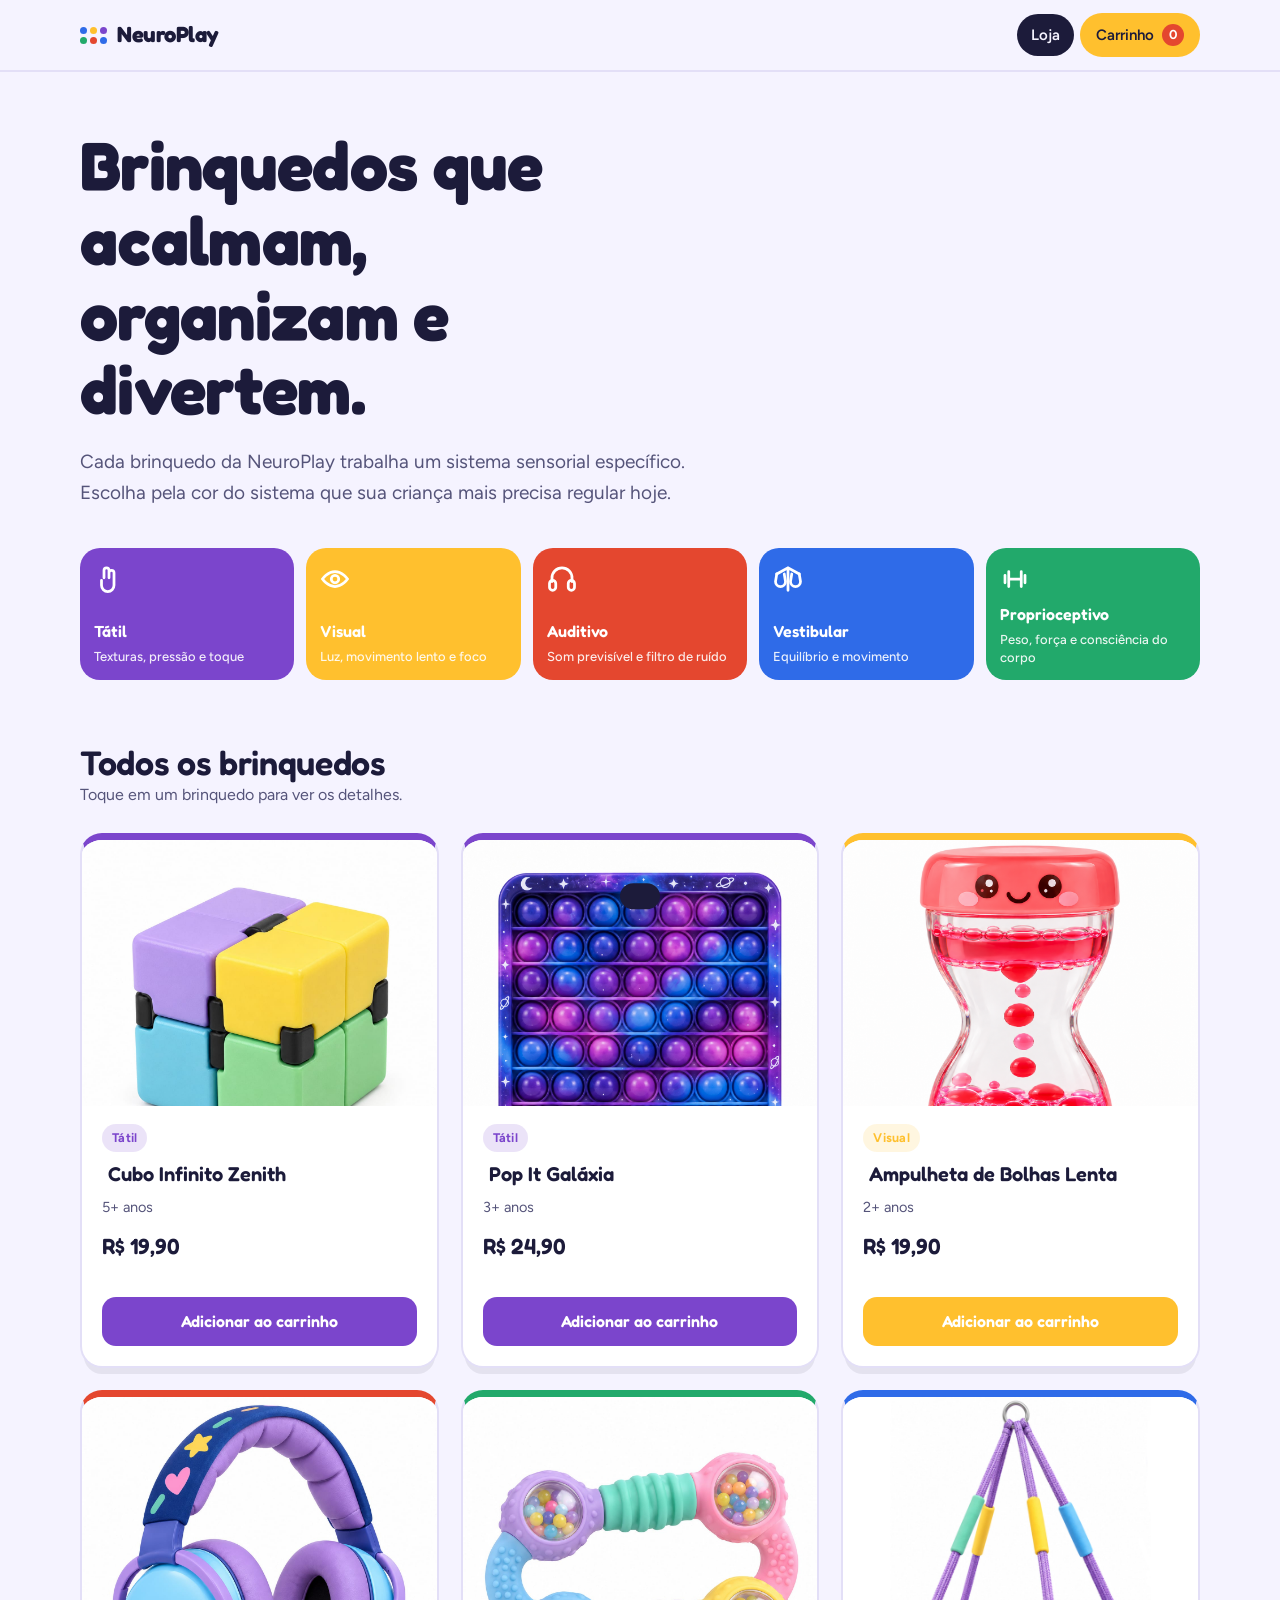
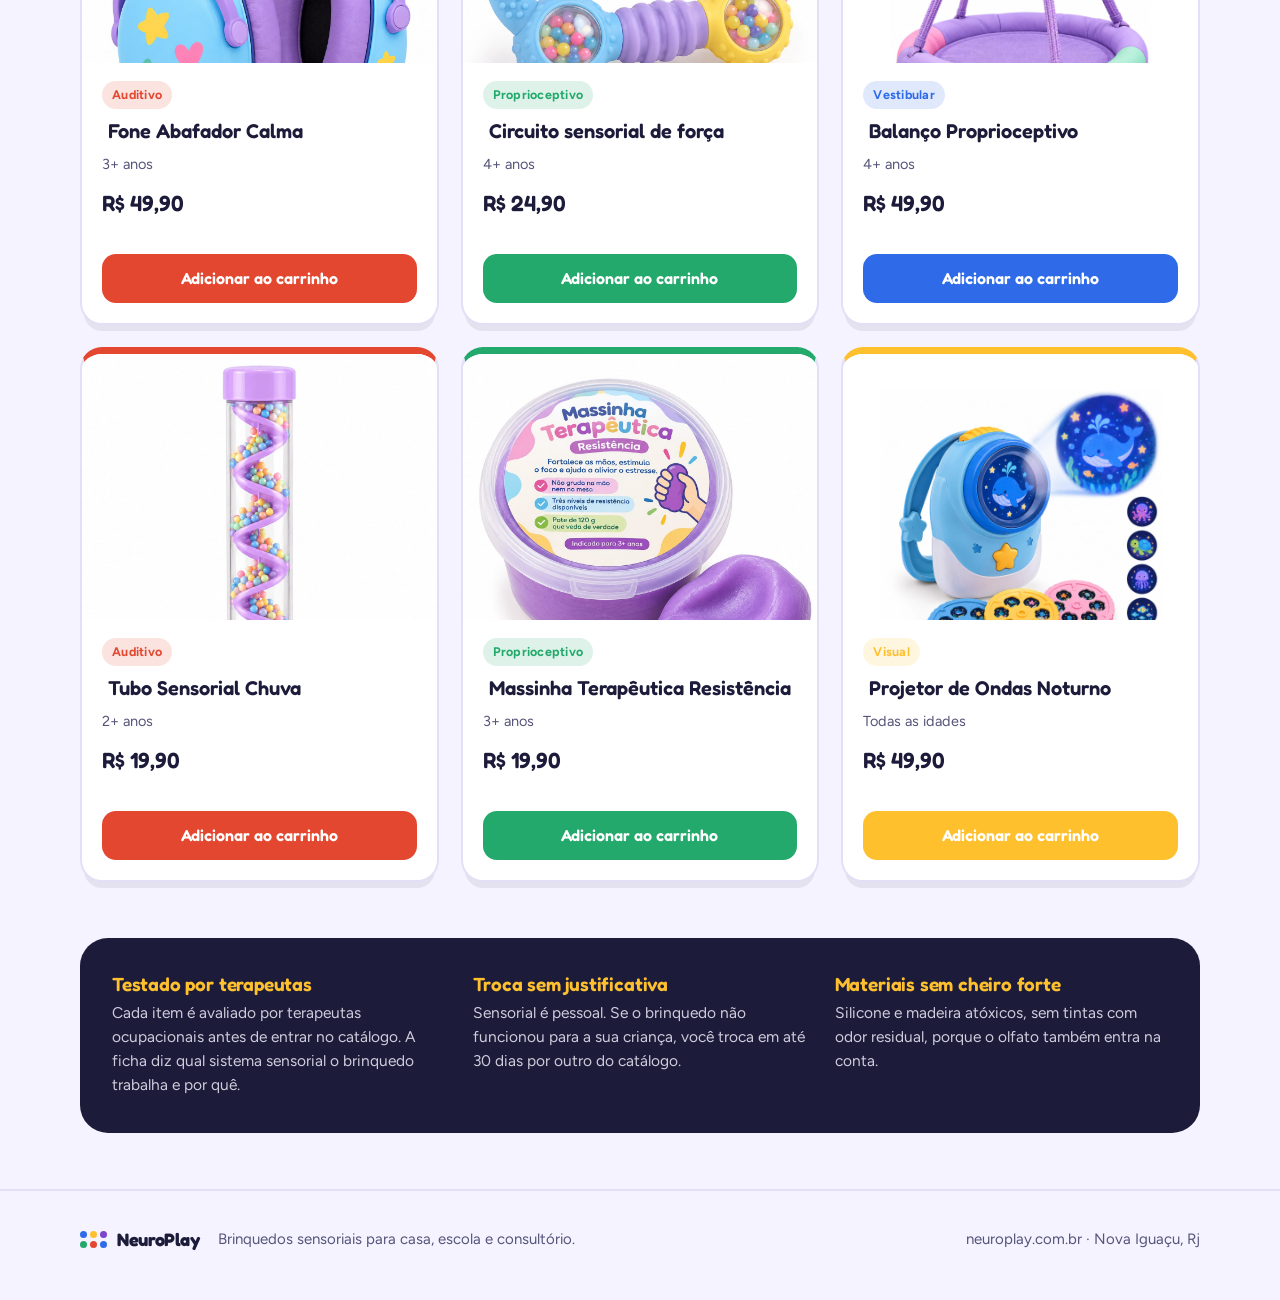
<file: index.html>
<!DOCTYPE html>
<html lang="pt-BR">
<head>
<meta charset="utf-8">
<meta name="viewport" content="width=device-width, initial-scale=1, viewport-fit=cover">
<title>NeuroPlay — Brinquedos sensoriais</title>
<link rel="preconnect" href="https://fonts.googleapis.com">
<link rel="preconnect" href="https://fonts.gstatic.com" crossorigin>
<link href="https://fonts.googleapis.com/css2?family=Fredoka:wght@400;500;600;700&family=Figtree:ital,wght@0,400;0,500;0,600;1,400&display=swap" rel="stylesheet">
<link rel="stylesheet" href="css/estilo.css">
<link rel="icon" href="img/favicon.png">
</head>
<body>
<header class="topo">
  <div class="wrap topo-in">
    <a class="marca" href="index.html">
      <span class="pontos" aria-hidden="true">
        <i style="background:var(--azul)"></i><i style="background:var(--amarelo)"></i><i style="background:var(--roxo)"></i>
        <i style="background:var(--verde)"></i><i style="background:var(--vermelho)"></i><i style="background:var(--azul)"></i>
      </span>
      NeuroPlay
    </a>
    <nav class="nav">
      <a href="index.html" aria-current="page">Loja</a>
      <a class="btn-carrinho" href="carrinho.html">Carrinho <span class="selo" id="selo">0</span></a>
    </nav>
  </div>
</header>
<main>
  <section class="heroi">
    <div class="wrap">
      <h1>Brinquedos que acalmam, organizam e divertem.</h1>
      <p>Cada brinquedo da NeuroPlay trabalha um sistema sensorial específico. Escolha pela cor do sistema que sua criança mais precisa regular hoje.</p>
      <ul class="tiras" id="tiras"></ul>
    </div>
  </section>
  <section class="secao" id="produtos">
    <div class="wrap">
      <div class="cabeca">
        <div>
          <h2 id="titulo-vitrine">Todos os brinquedos</h2>
          <p id="sub-vitrine">Toque em um brinquedo para ver os detalhes.</p>
        </div>
        <button class="limpar" id="limpar" hidden onclick="filtrar(null)">Ver todos</button>
      </div>
      <div class="grade" id="grade"></div>
    </div>
  </section>
  <section class="secao" style="padding-top:0">
    <div class="wrap">
      <div class="faixa">
        <div><h3>Testado por terapeutas</h3><p>Cada item é avaliado por terapeutas ocupacionais antes de entrar no catálogo. A ficha diz qual sistema sensorial o brinquedo trabalha e por quê.</p></div>
        <div><h3>Troca sem justificativa</h3><p>Sensorial é pessoal. Se o brinquedo não funcionou para a sua criança, você troca em até 30 dias por outro do catálogo.</p></div>
        <div><h3>Materiais sem cheiro forte</h3><p>Silicone e madeira atóxicos, sem tintas com odor residual, porque o olfato também entra na conta.</p></div>
      </div>
    </div>
  </section>
</main>
<footer class="rodape">
  <div class="wrap rodape-in">
    <span class="marca"><span class="pontos" aria-hidden="true">
      <i style="background:var(--azul)"></i><i style="background:var(--amarelo)"></i><i style="background:var(--roxo)"></i>
      <i style="background:var(--verde)"></i><i style="background:var(--vermelho)"></i><i style="background:var(--azul)"></i>
    </span>NeuroPlay</span>
    <p>Brinquedos sensoriais para casa, escola e consultório.</p>
    <p class="direita">neuroplay.com.br · Nova Iguaçu, Rj</p>
  </div>
</footer>
<div class="veu" id="veu" role="dialog" aria-modal="true" aria-labelledby="modal-titulo"><div class="modal" id="modal"></div></div>
<div class="aviso" id="aviso" role="status" aria-live="polite"></div>
<script src="js/script.js"></script>
</body>
</html>
</file>
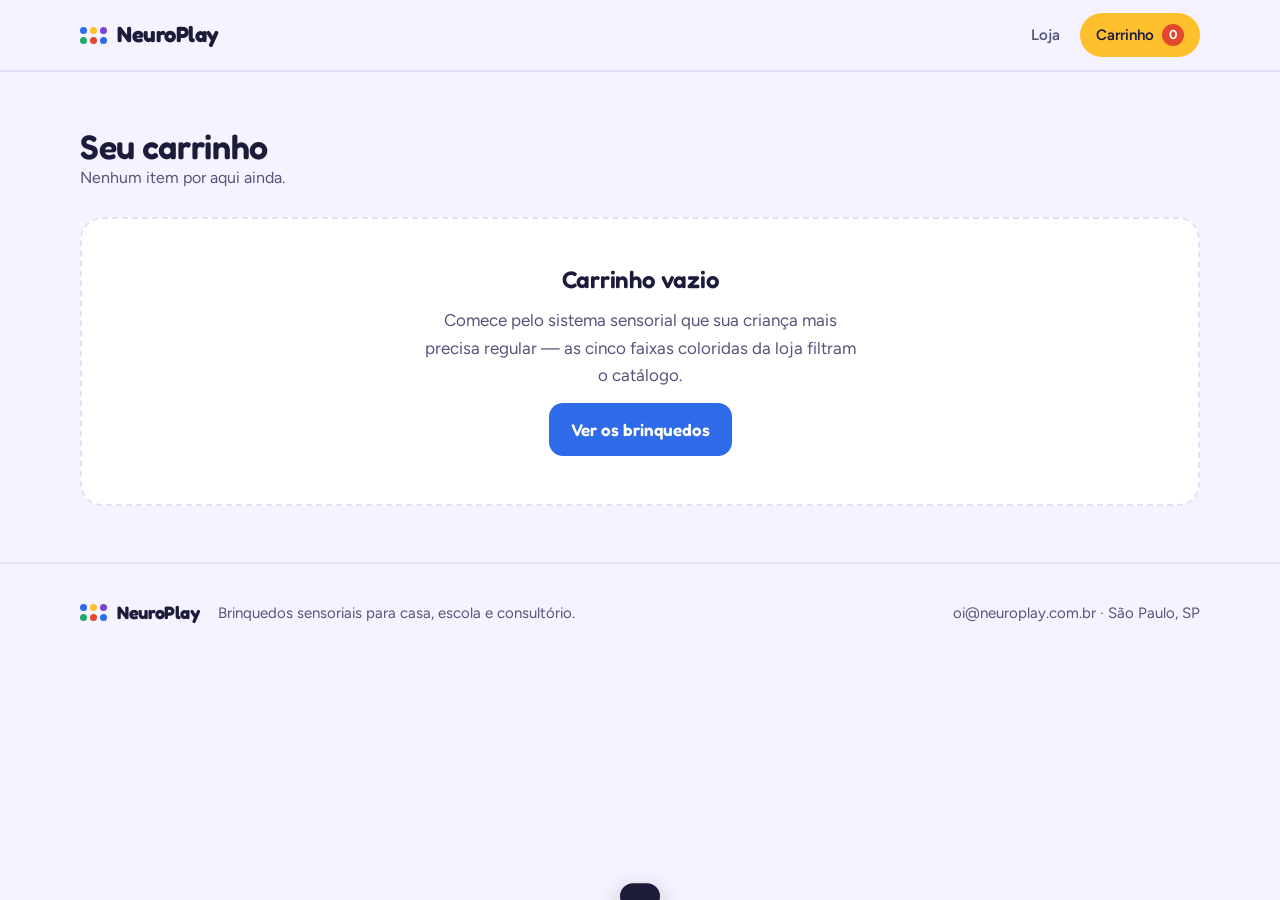
<file: carrinho.html>
<!DOCTYPE html>
<html lang="pt-BR">
<head>
<meta charset="utf-8">
<meta name="viewport" content="width=device-width, initial-scale=1, viewport-fit=cover">
<title>Carrinho — NeuroPlay</title>
<link rel="preconnect" href="https://fonts.googleapis.com">
<link rel="preconnect" href="https://fonts.gstatic.com" crossorigin>
<link href="https://fonts.googleapis.com/css2?family=Fredoka:wght@400;500;600;700&family=Figtree:ital,wght@0,400;0,500;0,600;1,400&display=swap" rel="stylesheet">
<link rel="stylesheet" href="css/estilo.css">
<link rel="icon" href="img/favicon.png">
</head>
<body>
<header class="topo">
  <div class="wrap topo-in">
    <a class="marca" href="index.html"><span class="pontos" aria-hidden="true">
      <i style="background:var(--azul)"></i><i style="background:var(--amarelo)"></i><i style="background:var(--roxo)"></i>
      <i style="background:var(--verde)"></i><i style="background:var(--vermelho)"></i><i style="background:var(--azul)"></i>
    </span>NeuroPlay</a>
    <nav class="nav">
      <a href="index.html">Loja</a>
      <a class="btn-carrinho" href="carrinho.html" aria-current="page">Carrinho <span class="selo" id="selo">0</span></a>
    </nav>
  </div>
</header>
<main>
  <section class="secao">
    <div class="wrap">
      <div class="cabeca"><div><h2>Seu carrinho</h2><p id="sub-carrinho">Revise os itens antes de finalizar.</p></div></div>
      <div id="carrinho-conteudo"></div>
    </div>
  </section>
</main>
<footer class="rodape">
  <div class="wrap rodape-in">
    <span class="marca"><span class="pontos" aria-hidden="true">
      <i style="background:var(--azul)"></i><i style="background:var(--amarelo)"></i><i style="background:var(--roxo)"></i>
      <i style="background:var(--verde)"></i><i style="background:var(--vermelho)"></i><i style="background:var(--azul)"></i>
    </span>NeuroPlay</span>
    <p>Brinquedos sensoriais para casa, escola e consultório.</p>
    <p class="direita">oi@neuroplay.com.br · São Paulo, SP</p>
  </div>
</footer>
<div class="veu" id="veu" role="dialog" aria-modal="true" aria-labelledby="modal-titulo"><div class="modal" id="modal"></div></div>
<div class="aviso" id="aviso" role="status" aria-live="polite"></div>
<script src="js/script.js"></script>
</body>
</html>
</file>
<file: css/estilo.css>
:root{
  --azul:#2F6BE8;
  --amarelo:#FFC02E;
  --roxo:#7B45CC;
  --verde:#22A96B;
  --vermelho:#E4472F;

  --tinta:#1C1B3A;
  --tinta-suave:#55547A;
  --fundo:#F5F3FF;
  --papel:#FFFFFF;
  --linha:#E3DFF7;
  --sombra:0 10px 0 -4px rgba(28,27,58,.08);

  --c:var(--roxo);

  box-sizing:border-box;
  padding-top:env(safe-area-inset-top,0px);
  padding-bottom:env(safe-area-inset-bottom,0px);
}
@media (prefers-color-scheme:dark){
  :root:not([data-theme="light"]){
    --tinta:#F3F1FF;
    --tinta-suave:#B0ABD6;
    --fundo:#141330;
    --papel:#1E1C42;
    --linha:#312E63;
    --azul:#6D97F2;
    --amarelo:#FFD062;
    --roxo:#A583E6;
    --verde:#48C98A;
    --vermelho:#F5705A;
    --sombra:0 10px 0 -4px rgba(0,0,0,.35);
  }
}
:root[data-theme="dark"]{
  --tinta:#F3F1FF; --tinta-suave:#B0ABD6; --fundo:#141330; --papel:#1E1C42; --linha:#312E63;
  --azul:#6D97F2; --amarelo:#FFD062; --roxo:#A583E6; --verde:#48C98A; --vermelho:#F5705A;
  --sombra:0 10px 0 -4px rgba(0,0,0,.35);
}
*,*::before,*::after{box-sizing:inherit}
html{scroll-padding-top:calc(72px + env(safe-area-inset-top,0px));-webkit-text-size-adjust:100%}
body{
  margin:0;background:var(--fundo);color:var(--tinta);
  font-family:"Figtree",-apple-system,BlinkMacSystemFont,"Segoe UI",sans-serif;
  font-size:17px;line-height:1.6;
}
img,svg{max-width:100%}
h1,h2,h3,.fredoka{font-family:"Fredoka","Figtree",sans-serif;font-weight:600;line-height:1.1;letter-spacing:-.01em;margin:0}
a{color:inherit}
button{font:inherit;color:inherit;cursor:pointer;border:0;background:none}
:focus-visible{outline:3px solid var(--azul);outline-offset:3px;border-radius:6px}
.wrap{width:min(1120px,100% - 40px);margin-inline:auto}

/* ---------- cabeçalho ---------- */
.topo{
  position:sticky;top:env(safe-area-inset-top,0px);z-index:50;
  background:color-mix(in srgb,var(--fundo) 88%,transparent);
  backdrop-filter:blur(10px);border-bottom:2px solid var(--linha);
}
.topo-in{display:flex;align-items:center;gap:20px;min-height:70px}
.marca{display:flex;align-items:center;gap:10px;font-family:"Fredoka",sans-serif;font-size:22px;font-weight:700;letter-spacing:-.02em}
.marca .pontos{display:grid;grid-template-columns:repeat(3,7px);gap:3px}
.marca .pontos i{width:7px;height:7px;border-radius:50%;display:block}
.nav{margin-left:auto;display:flex;align-items:center;gap:6px}
.nav button{padding:9px 14px;border-radius:999px;font-weight:600;font-size:15px;color:var(--tinta-suave)}
.nav button[aria-current="page"]{background:var(--tinta);color:var(--fundo)}
.btn-carrinho{display:flex;align-items:center;gap:8px;background:var(--amarelo)!important;color:#1C1B3A!important;padding:10px 16px!important}
.selo{min-width:22px;height:22px;padding:0 6px;border-radius:999px;background:var(--vermelho);color:#fff;font-size:13px;font-weight:700;display:grid;place-items:center}
.selo.pula{animation:pula .45s ease}
@keyframes pula{50%{transform:scale(1.45)}}

/* ---------- herói ---------- */
.heroi{padding:56px 0 8px}
.heroi h1{font-size:clamp(38px,6.4vw,68px);font-weight:700;max-width:16ch}
.heroi p{max-width:52ch;color:var(--tinta-suave);font-size:19px;margin:20px 0 0}
.tiras{
  margin:40px 0 0;padding:0;list-style:none;
  display:grid;grid-template-columns:repeat(5,1fr);gap:12px;
}
.tira{
  width:100%;text-align:left;border-radius:20px;padding:16px 14px 14px;
  background:var(--c);color:#fff;min-height:132px;
  display:flex;flex-direction:column;justify-content:space-between;
  font-family:"Fredoka",sans-serif;font-weight:600;font-size:16px;
  transform-origin:bottom;
  animation:sobe .5s cubic-bezier(.2,.8,.3,1.2) backwards;
}
.tira:nth-child(1){animation-delay:.05s}
.tira:nth-child(2){animation-delay:.12s}
.tira:nth-child(3){animation-delay:.19s}
.tira:nth-child(4){animation-delay:.26s}
.tira:nth-child(5){animation-delay:.33s}
@keyframes sobe{from{opacity:0;transform:translateY(14px) scaleY(.9)}}
.tira small{display:block;font-family:"Figtree",sans-serif;font-weight:500;font-size:13px;opacity:.9;line-height:1.35;margin-top:4px}
.tira[aria-pressed="true"]{box-shadow:0 0 0 4px var(--fundo),0 0 0 7px var(--c)}
.tira svg{width:30px;height:30px}

/* ---------- vitrine ---------- */
.secao{padding:56px 0}
.cabeca{display:flex;align-items:flex-end;gap:16px;flex-wrap:wrap;margin-bottom:26px}
.cabeca h2{font-size:clamp(26px,3.4vw,34px)}
.cabeca p{margin:0;color:var(--tinta-suave);font-size:16px}
.limpar{margin-left:auto;font-weight:600;color:var(--azul);text-decoration:underline;text-underline-offset:4px}
.grade{display:grid;grid-template-columns:repeat(3,1fr);gap:22px}
.cartao{
  background:var(--papel);border-radius:22px;overflow:hidden;text-align:left;
  border:2px solid var(--linha);border-top:7px solid var(--c);
  box-shadow:var(--sombra);display:flex;flex-direction:column;
  transition:transform .18s ease;
}
.cartao:hover,.cartao:focus-visible{transform:translateY(-4px)}
.palco{background:color-mix(in srgb,var(--c) 14%,var(--papel));padding:22px;display:grid;place-items:center}
.palco svg{width:min(190px,100%);height:auto;display:block}
.corpo{padding:18px 20px 20px;display:flex;flex-direction:column;gap:10px;flex:1}
.etiqueta{align-self:flex-start;font-size:12.5px;font-weight:700;letter-spacing:.02em;color:var(--c);background:color-mix(in srgb,var(--c) 15%,transparent);padding:4px 10px;border-radius:999px}
.cartao h3{font-size:20px}
.idade{color:var(--tinta-suave);font-size:14.5px;margin:0}
.preco{font-family:"Fredoka",sans-serif;font-size:22px;font-weight:600;margin-top:auto}
.acao{
  width:100%;background:var(--c);color:#fff;border-radius:14px;
  padding:12px;font-family:"Fredoka",sans-serif;font-weight:600;font-size:16px;
  transition:filter .15s ease;
}
.acao:hover{filter:brightness(1.08)}
.acao.feito{background:var(--verde)}

/* ---------- faixa de confiança ---------- */
.faixa{background:var(--tinta);color:var(--fundo);border-radius:28px;padding:36px 32px;display:grid;grid-template-columns:repeat(3,1fr);gap:28px}
.faixa h3{font-size:19px;margin-bottom:6px;color:var(--amarelo)}
.faixa p{margin:0;font-size:15.5px;opacity:.82;line-height:1.55}

/* ---------- modal ---------- */
.veu{position:fixed;inset:0;z-index:100;background:rgba(20,19,48,.62);display:none;padding:24px;overflow:auto}
.veu.aberto{display:grid;place-items:center}
.modal{
  background:var(--papel);width:min(920px,100%);border-radius:28px;overflow:hidden;
  display:grid;grid-template-columns:1.05fr 1fr;position:relative;
  animation:abre .28s cubic-bezier(.2,.8,.3,1.1);
}
@keyframes abre{from{opacity:0;transform:translateY(18px) scale(.97)}}
.modal-palco{background:color-mix(in srgb,var(--c) 18%,var(--papel));display:grid;place-items:center;padding:34px}
.modal-palco svg{width:min(320px,100%);height:auto}
.modal-texto{padding:34px 34px 30px;display:flex;flex-direction:column;gap:14px;max-height:84vh;overflow:auto}
.modal-texto h2{font-size:30px}
.modal-texto .desc{margin:0;color:var(--tinta-suave);font-size:16px}
.beneficios{margin:0;padding:0;list-style:none;display:grid;gap:8px;font-size:15.5px}
.beneficios li{display:flex;gap:9px;align-items:flex-start}
.beneficios li::before{content:"";flex:none;width:10px;height:10px;border-radius:50%;background:var(--c);margin-top:7px}
.fechar{position:absolute;top:14px;right:14px;width:40px;height:40px;border-radius:50%;background:var(--papel);color:var(--tinta);font-size:22px;line-height:1;display:grid;place-items:center;box-shadow:0 2px 8px rgba(0,0,0,.18)}
.compra{display:flex;gap:12px;align-items:center;margin-top:6px;flex-wrap:wrap}
.passo{display:flex;align-items:center;border:2px solid var(--linha);border-radius:14px;overflow:hidden}
.passo button{width:42px;height:46px;font-size:20px;font-family:"Fredoka",sans-serif}
.passo span{min-width:38px;text-align:center;font-weight:600}
.compra .acao{flex:1;min-width:190px;padding:14px}

/* ---------- carrinho ---------- */
.carrinho-grade{display:grid;grid-template-columns:1.6fr 1fr;gap:28px;align-items:start}
.itens{display:grid;gap:14px}
.item{background:var(--papel);border:2px solid var(--linha);border-radius:20px;padding:14px;display:grid;grid-template-columns:96px 1fr auto;gap:16px;align-items:center}
.item-mini{background:color-mix(in srgb,var(--c) 16%,var(--papel));border-radius:14px;padding:8px;display:grid;place-items:center}
.item h3{font-size:18px}
.item .un{color:var(--tinta-suave);font-size:14.5px;margin:2px 0 0}
.item-dir{display:flex;flex-direction:column;align-items:flex-end;gap:8px}
.item-dir .total-linha{font-family:"Fredoka",sans-serif;font-weight:600;font-size:18px}
.remover{font-size:14px;color:var(--vermelho);font-weight:600;text-decoration:underline;text-underline-offset:3px}
.resumo{background:var(--papel);border:2px solid var(--linha);border-radius:22px;padding:24px;position:sticky;top:96px;display:grid;gap:14px}
.resumo h2{font-size:22px}
.linha{display:flex;justify-content:space-between;font-size:16px;color:var(--tinta-suave)}
.linha strong{color:var(--tinta)}
.total{display:flex;justify-content:space-between;align-items:baseline;border-top:2px solid var(--linha);padding-top:14px;font-family:"Fredoka",sans-serif;font-size:26px;font-weight:600}
.frete-barra{height:10px;border-radius:999px;background:var(--linha);overflow:hidden}
.frete-barra i{display:block;height:100%;background:var(--verde);width:0;transition:width .35s ease}
.frete-aviso{font-size:14.5px;color:var(--tinta-suave);margin:0}
.finalizar{background:var(--verde);color:#fff;border-radius:16px;padding:15px;font-family:"Fredoka",sans-serif;font-size:18px;font-weight:600}
.finalizar[disabled]{opacity:.45;cursor:not-allowed}
.vazio{background:var(--papel);border:2px dashed var(--linha);border-radius:22px;padding:48px 28px;text-align:center;display:grid;gap:14px;justify-items:center}
.vazio h2{font-size:24px}
.vazio p{margin:0;color:var(--tinta-suave);max-width:40ch}
.vazio button{background:var(--azul);color:#fff;border-radius:14px;padding:13px 22px;font-family:"Fredoka",sans-serif;font-weight:600}

/* ---------- avisos ---------- */
.aviso{
  position:fixed;left:50%;bottom:calc(22px + env(safe-area-inset-bottom,0px));transform:translate(-50%,120%);
  z-index:120;background:var(--tinta);color:var(--fundo);padding:13px 20px;border-radius:999px;
  font-weight:600;font-size:15.5px;box-shadow:0 8px 24px rgba(0,0,0,.25);transition:transform .3s cubic-bezier(.2,.8,.3,1.1);
  display:flex;align-items:center;gap:9px;max-width:calc(100vw - 32px);
}
.aviso.ver{transform:translate(-50%,0)}
.aviso i{width:10px;height:10px;border-radius:50%;background:var(--verde);flex:none}

.rodape{border-top:2px solid var(--linha);padding:34px 0 46px;color:var(--tinta-suave);font-size:15px}
.rodape-in{display:flex;gap:18px;flex-wrap:wrap;align-items:center}
.rodape-in .marca{font-size:18px;color:var(--tinta)}
.rodape p{margin:0}
.rodape .direita{margin-left:auto}

[hidden]{display:none!important}

@media (max-width:900px){
  .grade{grid-template-columns:repeat(2,1fr)}
  .tiras{grid-template-columns:repeat(2,1fr)}
  .tira{min-height:110px}
  .modal{grid-template-columns:1fr}
  .modal-texto{max-height:none}
  .veu.aberto{align-items:start}
  .carrinho-grade{grid-template-columns:1fr}
  .resumo{position:static}
  .faixa{grid-template-columns:1fr;padding:28px 24px}
}
@media (max-width:560px){
  body{font-size:16px}
  .grade{grid-template-columns:1fr}
  .heroi{padding-top:36px}
  .item{grid-template-columns:70px 1fr;gap:12px}
  .item-dir{grid-column:1/-1;flex-direction:row;justify-content:space-between;align-items:center;width:100%}
  .nav button{padding:8px 11px;font-size:14px}
  .marca span{display:none}
}
@media (prefers-reduced-motion:reduce){
  *{animation:none!important;transition:none!important}
}
/* botão que na verdade é um link entre páginas */
.vazio .botao-link{
  background:var(--azul);color:#fff;border-radius:14px;padding:13px 22px;
  font-family:"Fredoka",sans-serif;font-weight:600;text-decoration:none;display:inline-block;
}
.nav a{padding:9px 14px;border-radius:999px;font-weight:600;font-size:15px;color:var(--tinta-suave);text-decoration:none}
.nav a[aria-current="page"]{background:var(--tinta);color:var(--fundo)}
.nav a.btn-carrinho{color:#1C1B3A!important}
.marca{text-decoration:none}

/* ---------- fotos dos produtos ---------- */
.foto{display:block;width:100%;height:100%;object-fit:cover;border-radius:14px}
.palco{padding:0;aspect-ratio:4/3;overflow:hidden}
.palco .foto{border-radius:0}
.palco svg{margin:22px}
.modal-palco{padding:0;min-height:320px}
.modal-palco .foto{border-radius:0;min-height:320px}
.modal-palco svg{margin:34px}
.item-mini{padding:0;aspect-ratio:1;overflow:hidden}
.item-mini .foto{border-radius:12px}
.item-mini svg{margin:8px}
@media (max-width:900px){
  .modal-palco,.modal-palco .foto{min-height:240px}
}
</file>
